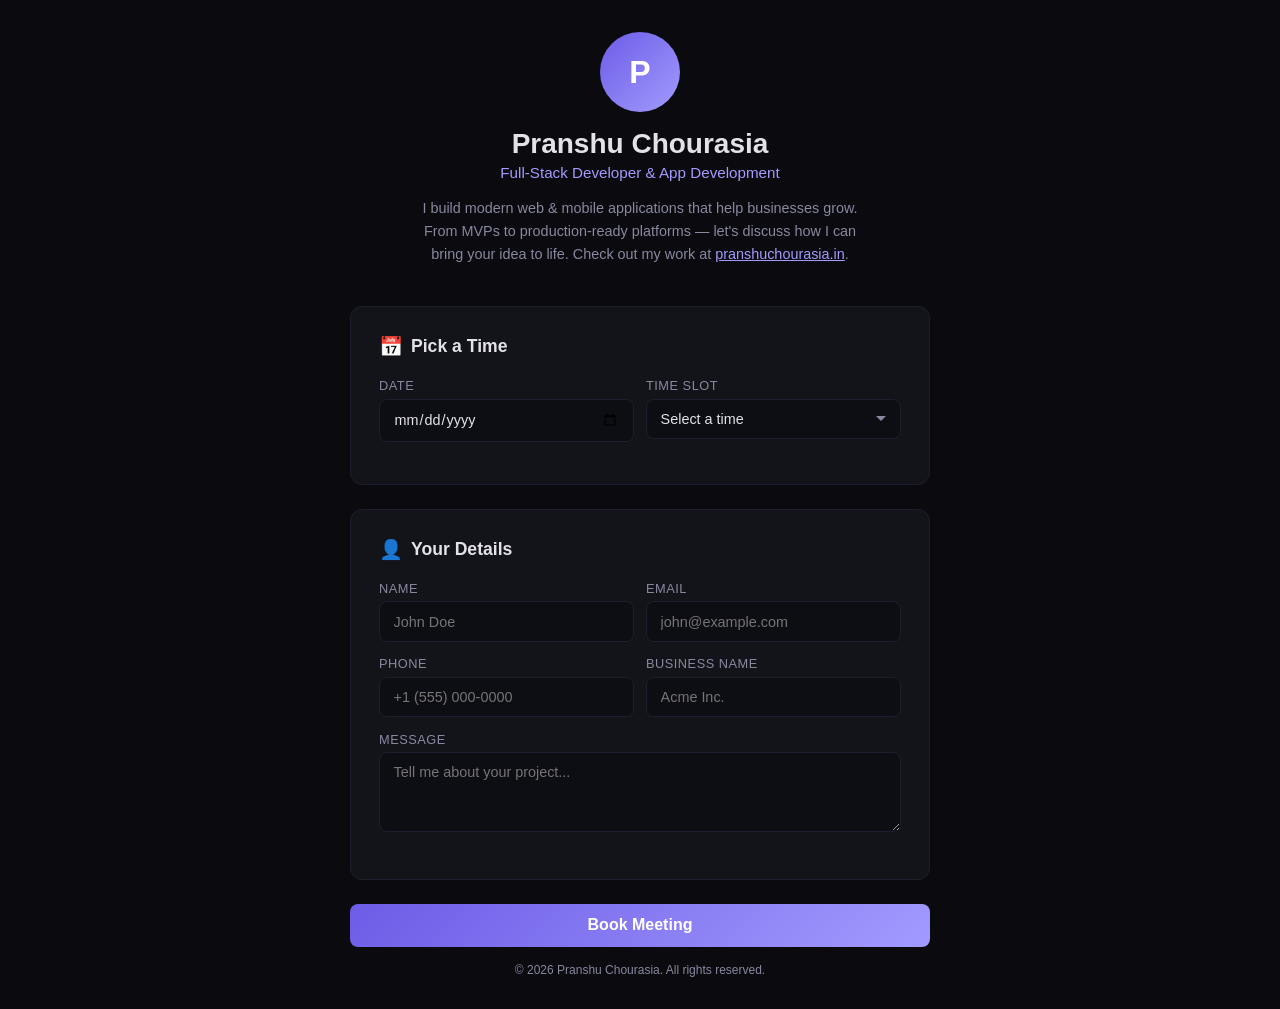
<file: booking-page/index.html>
<!DOCTYPE html>
<html lang="en">
<head>
<meta charset="UTF-8">
<meta name="viewport" content="width=device-width, initial-scale=1.0">
<title>Book a Meeting — Pranshu Chourasia</title>
<style>
*{margin:0;padding:0;box-sizing:border-box}
:root{--bg:#0a0a0f;--card:#13131a;--border:#1e1e2e;--accent:#6c5ce7;--accent2:#a29bfe;--text:#e2e2e8;--muted:#8888a0;--success:#00b894;--radius:12px}
body{font-family:-apple-system,BlinkMacSystemFont,'Segoe UI',Roboto,sans-serif;background:var(--bg);color:var(--text);min-height:100vh;display:flex;flex-direction:column;align-items:center;padding:2rem 1rem}
.container{max-width:580px;width:100%}
.hero{text-align:center;margin-bottom:2.5rem}
.avatar{width:80px;height:80px;border-radius:50%;background:linear-gradient(135deg,var(--accent),var(--accent2));display:flex;align-items:center;justify-content:center;font-size:2rem;font-weight:700;margin:0 auto 1rem;color:#fff}
h1{font-size:1.75rem;font-weight:700;margin-bottom:.25rem}
.title{color:var(--accent2);font-size:.95rem;font-weight:500;margin-bottom:1rem}
.pitch{color:var(--muted);line-height:1.6;font-size:.9rem;max-width:460px;margin:0 auto}
.card{background:var(--card);border:1px solid var(--border);border-radius:var(--radius);padding:1.75rem;margin-bottom:1.5rem}
.card h2{font-size:1.1rem;margin-bottom:1.25rem;display:flex;align-items:center;gap:.5rem}
.card h2 span{font-size:1.2rem}
label{display:block;font-size:.8rem;color:var(--muted);margin-bottom:.35rem;text-transform:uppercase;letter-spacing:.5px}
input,select,textarea{width:100%;padding:.7rem .85rem;background:#0d0d14;border:1px solid var(--border);border-radius:8px;color:var(--text);font-size:.9rem;font-family:inherit;outline:none;transition:border .2s}
input:focus,select:focus,textarea:focus{border-color:var(--accent)}
textarea{resize:vertical;min-height:80px}
select{cursor:pointer;appearance:none;background-image:url("data:image/svg+xml,%3Csvg xmlns='http://www.w3.org/2000/svg' width='12' height='12' fill='%238888a0'%3E%3Cpath d='M6 8L1 3h10z'/%3E%3C/svg%3E");background-repeat:no-repeat;background-position:right .8rem center}
.row{display:grid;grid-template-columns:1fr 1fr;gap:.75rem}
.field{margin-bottom:.9rem}
button{width:100%;padding:.8rem;background:linear-gradient(135deg,var(--accent),var(--accent2));color:#fff;border:none;border-radius:8px;font-size:1rem;font-weight:600;cursor:pointer;transition:opacity .2s}
button:hover{opacity:.9}
.confirmation{display:none;text-align:center;padding:2.5rem 1.5rem}
.confirmation .check{width:64px;height:64px;border-radius:50%;background:var(--success);display:flex;align-items:center;justify-content:center;margin:0 auto 1rem;font-size:1.8rem}
.confirmation h2{margin-bottom:.5rem}
.confirmation p{color:var(--muted);font-size:.9rem}
footer{margin-top:1rem;text-align:center;color:var(--muted);font-size:.75rem}
@media(max-width:500px){.row{grid-template-columns:1fr}h1{font-size:1.4rem}.card{padding:1.25rem}}
</style>
</head>
<body>
<div class="container">
  <div class="hero">
    <div class="avatar">P</div>
    <h1>Pranshu Chourasia</h1>
    <div class="title">Full-Stack Developer &amp; App Development</div>
    <p class="pitch">I build modern web &amp; mobile applications that help businesses grow. From MVPs to production-ready platforms — let's discuss how I can bring your idea to life. Check out my work at <a href="https://pranshuchourasia.in" style="color:var(--accent2)">pranshuchourasia.in</a>.</p>
  </div>

  <form id="bookingForm">
    <div class="card">
      <h2><span>📅</span> Pick a Time</h2>
      <div class="row">
        <div class="field">
          <label for="date">Date</label>
          <input type="date" id="date" required>
        </div>
        <div class="field">
          <label for="time">Time Slot</label>
          <select id="time" required>
            <option value="" disabled selected>Select a time</option>
            <option>9:00 AM</option><option>9:30 AM</option>
            <option>10:00 AM</option><option>10:30 AM</option>
            <option>11:00 AM</option><option>11:30 AM</option>
            <option>12:00 PM</option><option>1:00 PM</option>
            <option>1:30 PM</option><option>2:00 PM</option>
            <option>2:30 PM</option><option>3:00 PM</option>
            <option>3:30 PM</option><option>4:00 PM</option>
            <option>4:30 PM</option><option>5:00 PM</option>
          </select>
        </div>
      </div>
    </div>

    <div class="card">
      <h2><span>👤</span> Your Details</h2>
      <div class="row">
        <div class="field"><label for="name">Name</label><input type="text" id="name" placeholder="John Doe" required></div>
        <div class="field"><label for="email">Email</label><input type="email" id="email" placeholder="john@example.com" required></div>
      </div>
      <div class="row">
        <div class="field"><label for="phone">Phone</label><input type="tel" id="phone" placeholder="+1 (555) 000-0000"></div>
        <div class="field"><label for="business">Business Name</label><input type="text" id="business" placeholder="Acme Inc."></div>
      </div>
      <div class="field"><label for="message">Message</label><textarea id="message" placeholder="Tell me about your project..."></textarea></div>
    </div>

    <button type="submit">Book Meeting</button>
  </form>

  <div class="card confirmation" id="confirmation">
    <div class="check">✓</div>
    <h2>Meeting Requested!</h2>
    <p id="confirmDetails"></p>
    <p style="margin-top:.75rem">I'll confirm your booking shortly via email.</p>
  </div>

  <footer>&copy; 2026 Pranshu Chourasia. All rights reserved.</footer>
</div>

<script>
const form=document.getElementById('bookingForm');
const dateInput=document.getElementById('date');
// Set min date to today
const today=new Date().toISOString().split('T')[0];
dateInput.setAttribute('min',today);

form.addEventListener('submit',e=>{
  e.preventDefault();
  const name=document.getElementById('name').value;
  const date=document.getElementById('date').value;
  const time=document.getElementById('time').value;
  document.getElementById('confirmDetails').textContent=
    `Thanks ${name}! Your meeting is requested for ${new Date(date+'T00:00').toLocaleDateString('en-US',{weekday:'long',month:'long',day:'numeric'})} at ${time}.`;
  form.style.display='none';
  document.getElementById('confirmation').style.display='block';
  window.scrollTo({top:0,behavior:'smooth'});
});
</script>
</body>
</html>
</file>
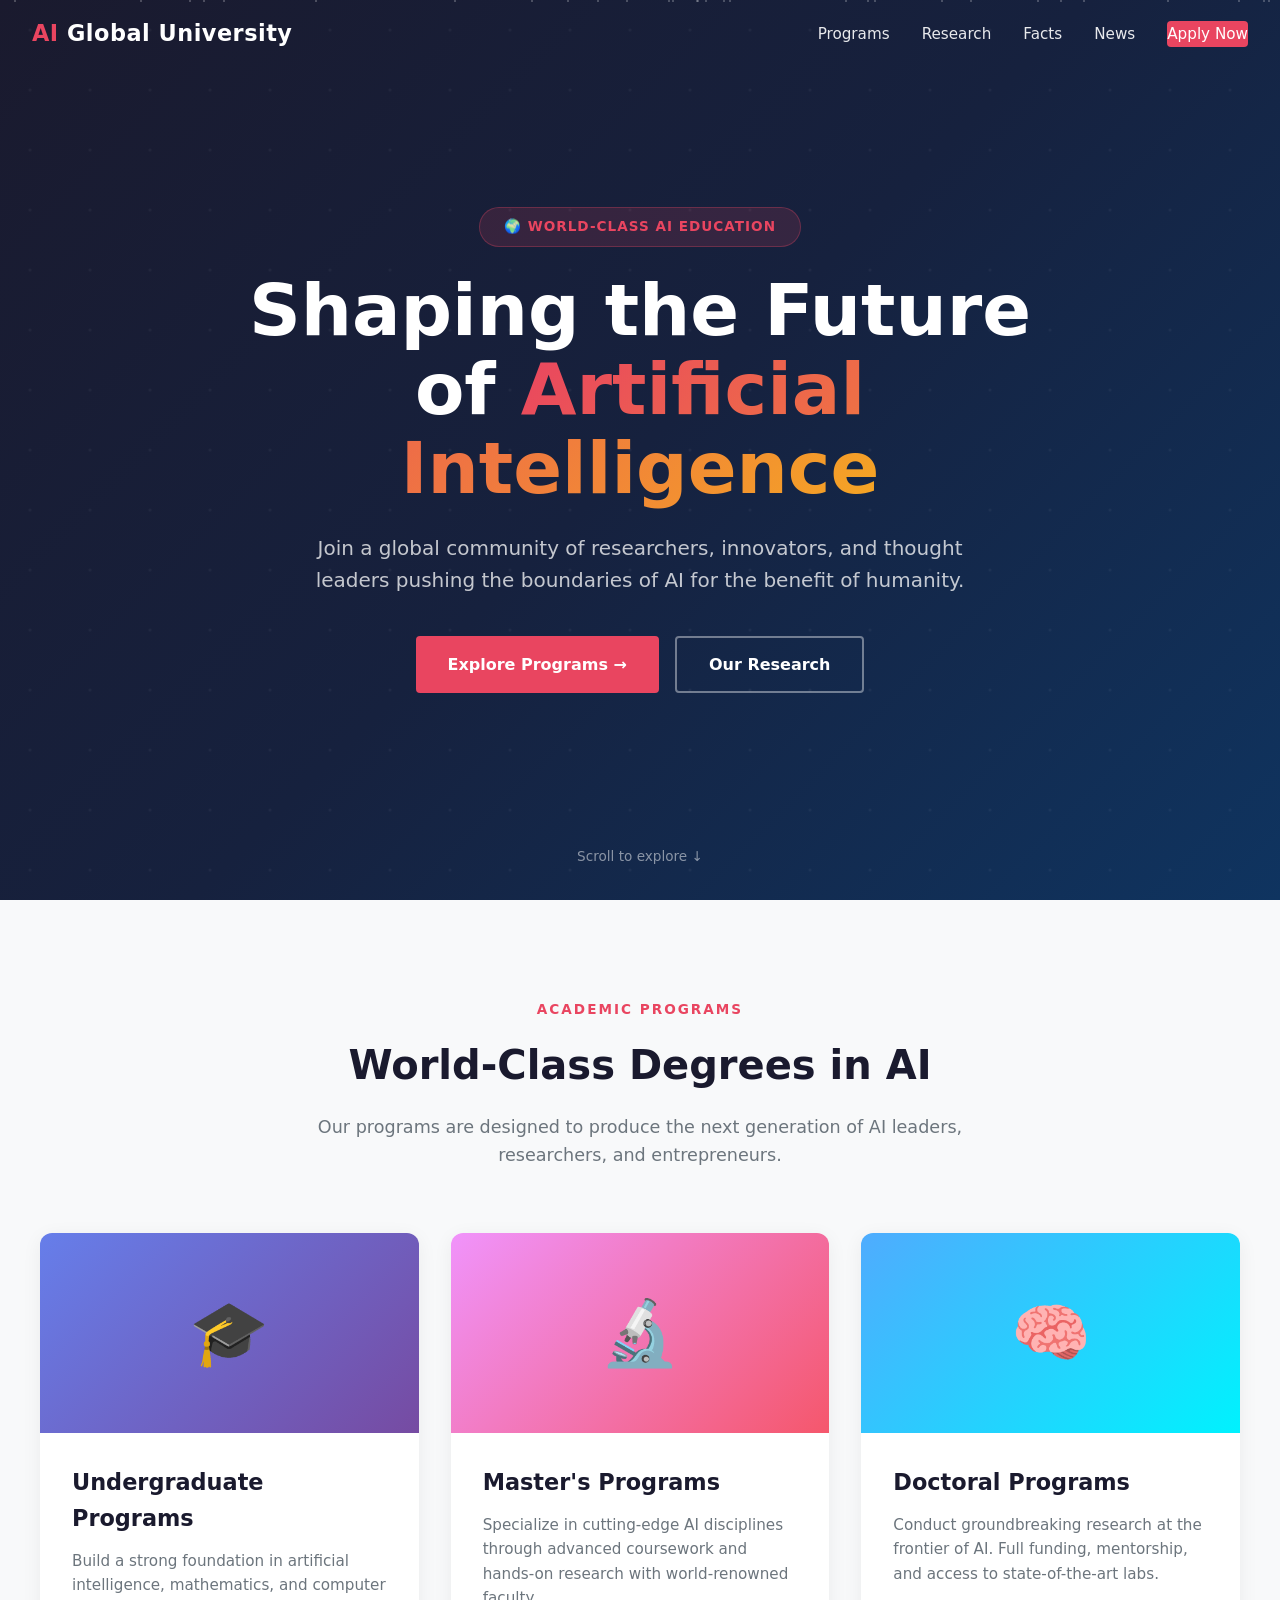
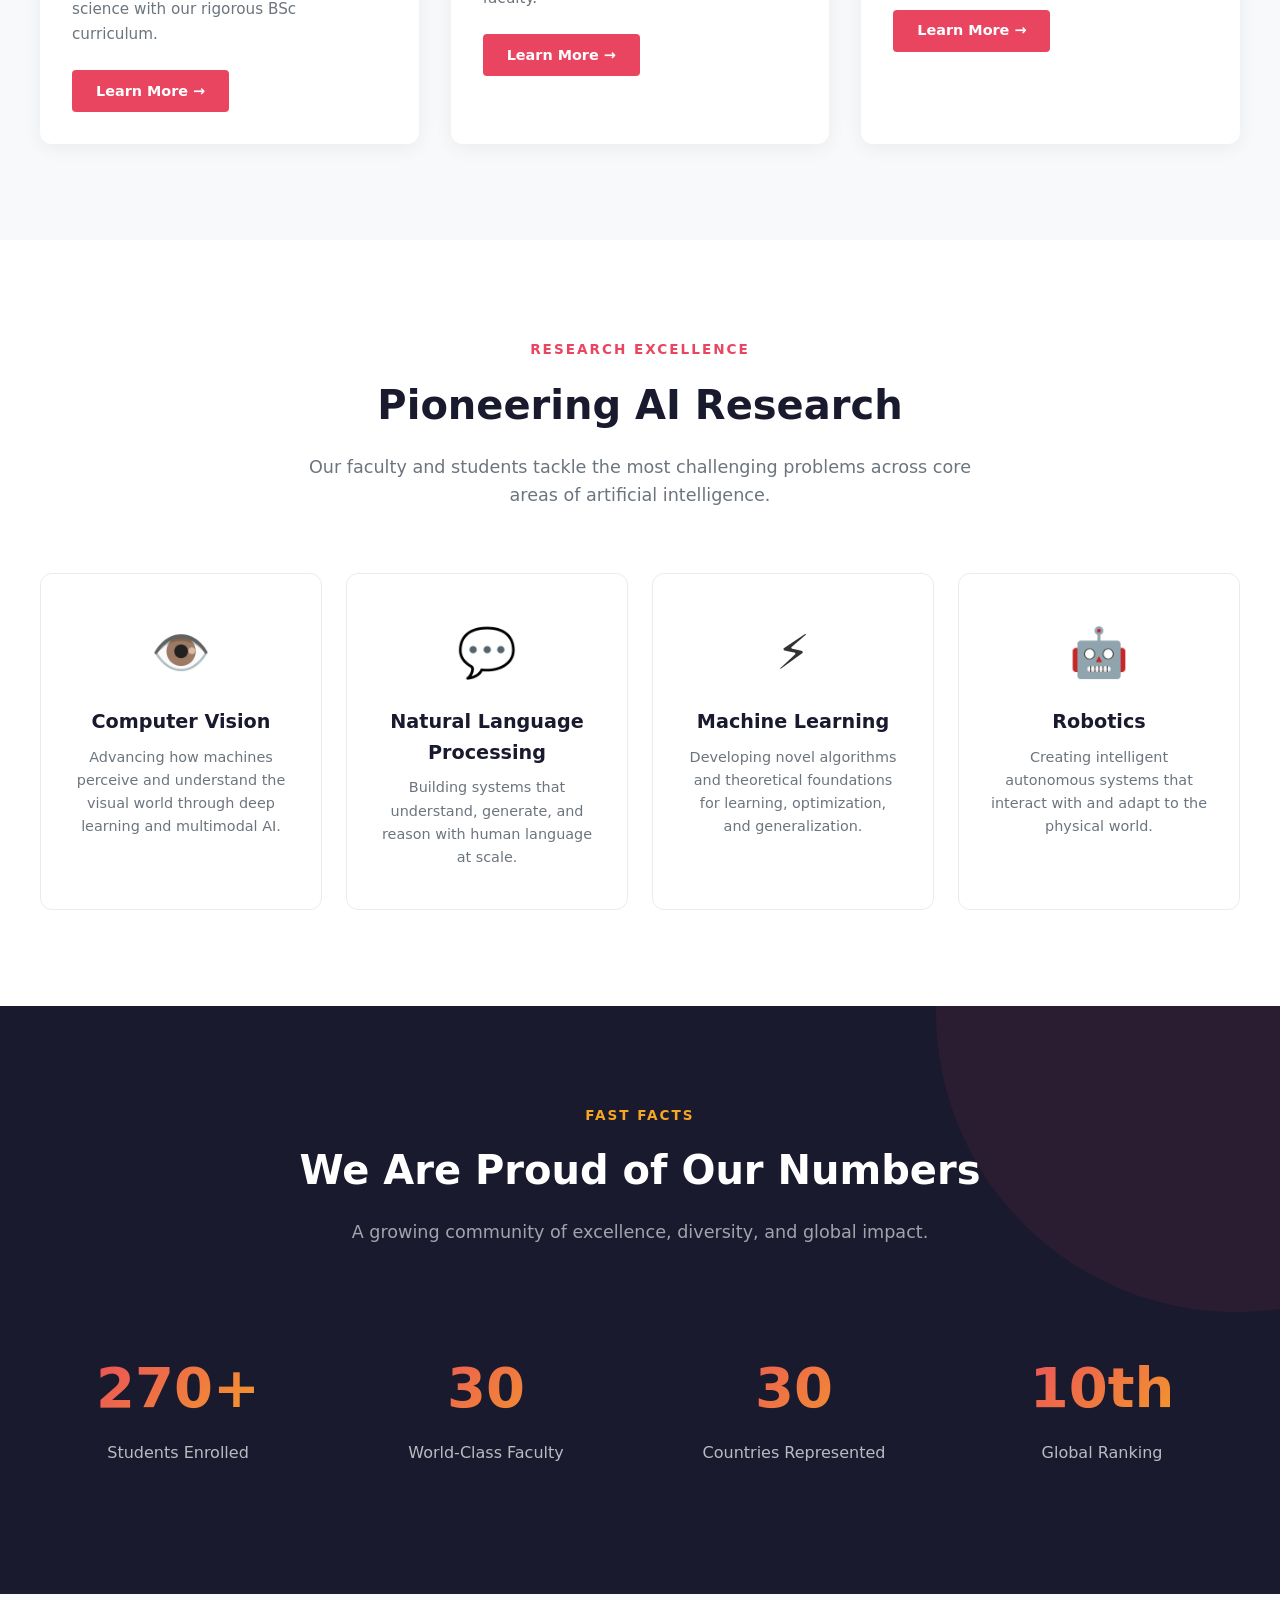
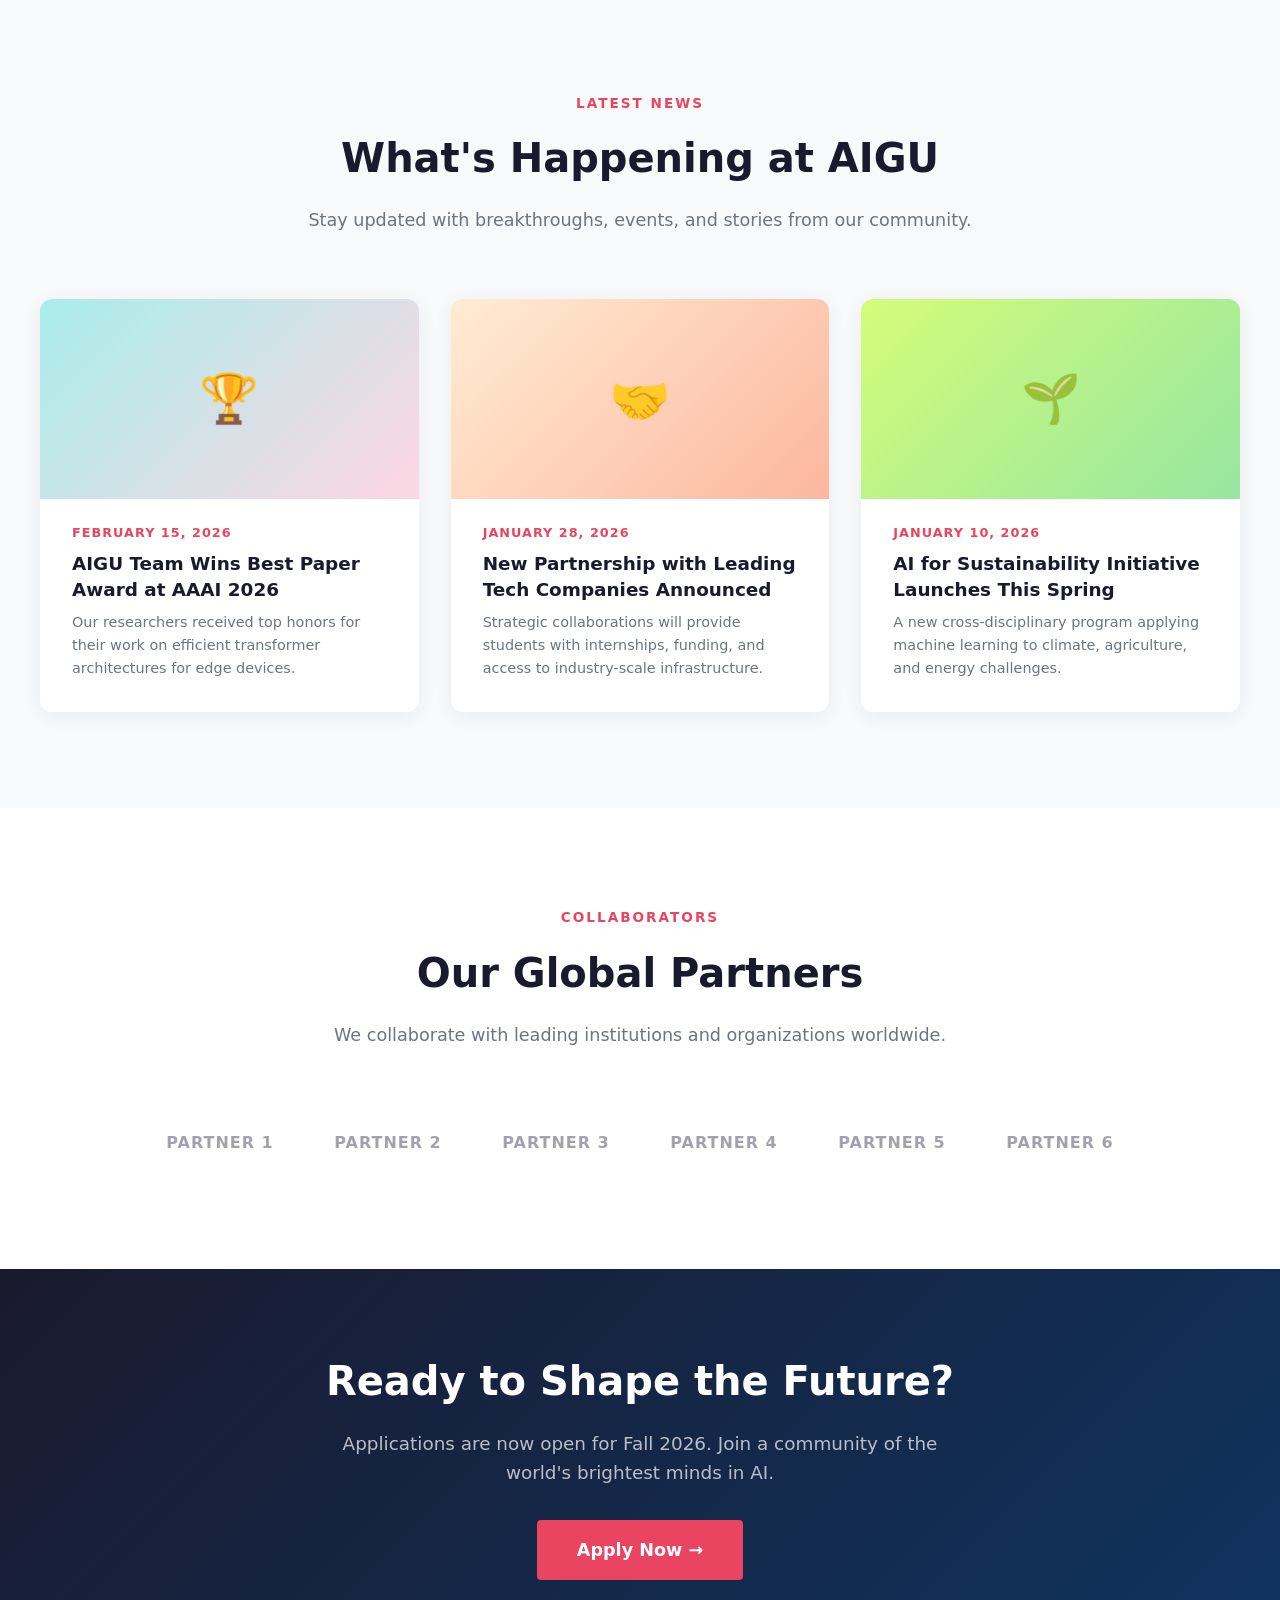
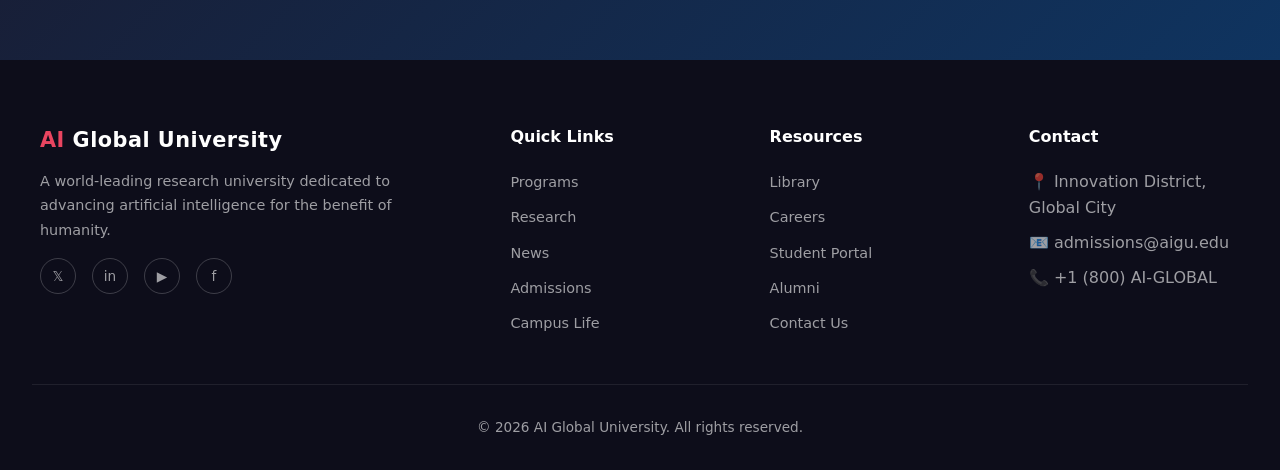
<file: mbzuai-site/index.html>
<!DOCTYPE html>
<html lang="en">
<head>
<meta charset="UTF-8">
<meta name="viewport" content="width=device-width, initial-scale=1.0">
<title>AI Global University — Shaping the Future of AI</title>
<style>
*,*::before,*::after{margin:0;padding:0;box-sizing:border-box}
:root{--navy:#1a1a2e;--accent:#e94560;--gold:#f5a623;--light:#f8f9fa;--gray:#6c757d;--white:#fff;--transition:0.3s ease}
html{scroll-behavior:smooth}
body{font-family:'Segoe UI',system-ui,-apple-system,sans-serif;color:#333;line-height:1.6;overflow-x:hidden}
a{text-decoration:none;color:inherit}
img{max-width:100%}

/* NAV */
.nav{position:fixed;top:0;left:0;width:100%;z-index:1000;padding:1rem 2rem;display:flex;align-items:center;justify-content:space-between;transition:var(--transition);background:transparent}
.nav.scrolled{background:var(--navy);box-shadow:0 2px 20px rgba(0,0,0,.15)}
.nav-logo{font-size:1.4rem;font-weight:700;color:var(--white);letter-spacing:.5px}
.nav-logo span{color:var(--accent)}
.nav-links{display:flex;gap:2rem;list-style:none}
.nav-links a{color:rgba(255,255,255,.9);font-size:.95rem;font-weight:500;position:relative;padding:.25rem 0}
.nav-links a::after{content:'';position:absolute;bottom:0;left:0;width:0;height:2px;background:var(--accent);transition:var(--transition)}
.nav-links a:hover::after{width:100%}
.nav-cta{background:var(--accent);color:var(--white)!important;padding:.6rem 1.5rem;border-radius:4px;font-weight:600}
.nav-cta::after{display:none!important}
.nav-cta:hover{background:#d63050}
.hamburger{display:none;flex-direction:column;gap:5px;cursor:pointer;z-index:1001}
.hamburger span{width:25px;height:2px;background:var(--white);transition:var(--transition)}

/* HERO */
.hero{min-height:100vh;display:flex;align-items:center;justify-content:center;text-align:center;position:relative;background:linear-gradient(135deg,var(--navy) 0%,#16213e 50%,#0f3460 100%);overflow:hidden}
.hero::before{content:'';position:absolute;inset:0;background:url("data:image/svg+xml,%3Csvg width='60' height='60' xmlns='http://www.w3.org/2000/svg'%3E%3Ccircle cx='30' cy='30' r='1.5' fill='rgba(255,255,255,0.05)'/%3E%3C/svg%3E");opacity:.8}
.hero-particles{position:absolute;inset:0;overflow:hidden}
.hero-particles div{position:absolute;width:2px;height:2px;background:rgba(255,255,255,.3);border-radius:50%;animation:float linear infinite}
@keyframes float{0%{transform:translateY(100vh) scale(0);opacity:0}10%{opacity:1}100%{transform:translateY(-10vh) scale(1);opacity:0}}
.hero-content{position:relative;z-index:2;max-width:900px;padding:0 2rem}
.hero-badge{display:inline-block;background:rgba(233,69,96,.15);color:var(--accent);padding:.5rem 1.5rem;border-radius:50px;font-size:.85rem;font-weight:600;letter-spacing:1px;text-transform:uppercase;margin-bottom:1.5rem;border:1px solid rgba(233,69,96,.3)}
.hero h1{font-size:clamp(2.5rem,6vw,4.5rem);color:var(--white);font-weight:800;line-height:1.1;margin-bottom:1.5rem}
.hero h1 em{font-style:normal;background:linear-gradient(135deg,var(--accent),var(--gold));-webkit-background-clip:text;-webkit-text-fill-color:transparent;background-clip:text}
.hero p{font-size:1.25rem;color:rgba(255,255,255,.75);max-width:650px;margin:0 auto 2.5rem}
.hero-btns{display:flex;gap:1rem;justify-content:center;flex-wrap:wrap}
.btn{display:inline-flex;align-items:center;gap:.5rem;padding:.85rem 2rem;border-radius:4px;font-weight:600;font-size:1rem;transition:var(--transition);cursor:pointer;border:none}
.btn-primary{background:var(--accent);color:var(--white)}
.btn-primary:hover{background:#d63050;transform:translateY(-2px)}
.btn-outline{border:2px solid rgba(255,255,255,.4);color:var(--white);background:transparent}
.btn-outline:hover{border-color:var(--white);transform:translateY(-2px)}
.hero-scroll{position:absolute;bottom:2rem;left:50%;transform:translateX(-50%);color:rgba(255,255,255,.5);font-size:.85rem;display:flex;flex-direction:column;align-items:center;gap:.5rem;animation:bounce 2s infinite}
@keyframes bounce{0%,100%{transform:translateX(-50%) translateY(0)}50%{transform:translateX(-50%) translateY(8px)}}

/* SECTIONS */
section{padding:6rem 2rem}
.section-header{text-align:center;max-width:700px;margin:0 auto 4rem}
.section-header h2{font-size:2.5rem;color:var(--navy);margin-bottom:1rem;font-weight:700}
.section-header p{color:var(--gray);font-size:1.1rem}
.section-label{display:inline-block;color:var(--accent);font-weight:600;font-size:.85rem;text-transform:uppercase;letter-spacing:2px;margin-bottom:.75rem}
.container{max-width:1200px;margin:0 auto}

/* PROGRAMS */
.programs{background:var(--light)}
.programs-grid{display:grid;grid-template-columns:repeat(auto-fit,minmax(300px,1fr));gap:2rem}
.program-card{background:var(--white);border-radius:12px;overflow:hidden;box-shadow:0 4px 20px rgba(0,0,0,.06);transition:var(--transition);position:relative}
.program-card:hover{transform:translateY(-8px);box-shadow:0 12px 40px rgba(0,0,0,.12)}
.program-card-top{height:200px;position:relative;display:flex;align-items:center;justify-content:center;font-size:4rem}
.program-card:nth-child(1) .program-card-top{background:linear-gradient(135deg,#667eea,#764ba2)}
.program-card:nth-child(2) .program-card-top{background:linear-gradient(135deg,#f093fb,#f5576c)}
.program-card:nth-child(3) .program-card-top{background:linear-gradient(135deg,#4facfe,#00f2fe)}
.program-card-body{padding:2rem}
.program-card-body h3{font-size:1.4rem;color:var(--navy);margin-bottom:.75rem}
.program-card-body p{color:var(--gray);font-size:.95rem;margin-bottom:1.5rem}
.program-card-body .btn{font-size:.9rem;padding:.6rem 1.5rem}

/* RESEARCH */
.research-grid{display:grid;grid-template-columns:repeat(auto-fit,minmax(250px,1fr));gap:1.5rem}
.research-card{padding:2.5rem 2rem;border-radius:12px;background:var(--white);border:1px solid #e9ecef;text-align:center;transition:var(--transition)}
.research-card:hover{border-color:var(--accent);box-shadow:0 8px 30px rgba(233,69,96,.1);transform:translateY(-4px)}
.research-icon{font-size:3rem;margin-bottom:1rem}
.research-card h3{font-size:1.2rem;color:var(--navy);margin-bottom:.5rem}
.research-card p{color:var(--gray);font-size:.9rem}

/* STATS */
.stats{background:var(--navy);color:var(--white);position:relative;overflow:hidden}
.stats::before{content:'';position:absolute;top:-50%;right:-20%;width:600px;height:600px;border-radius:50%;background:rgba(233,69,96,.08)}
.stats .section-header h2{color:var(--white)}
.stats .section-header p{color:rgba(255,255,255,.6)}
.stats .section-label{color:var(--gold)}
.stats-grid{display:grid;grid-template-columns:repeat(auto-fit,minmax(200px,1fr));gap:2rem;position:relative;z-index:1}
.stat-item{text-align:center;padding:2rem}
.stat-number{font-size:3.5rem;font-weight:800;background:linear-gradient(135deg,var(--accent),var(--gold));-webkit-background-clip:text;-webkit-text-fill-color:transparent;background-clip:text;margin-bottom:.5rem}
.stat-label{font-size:1rem;color:rgba(255,255,255,.7);font-weight:500}

/* NEWS */
.news{background:var(--light)}
.news-grid{display:grid;grid-template-columns:repeat(auto-fit,minmax(320px,1fr));gap:2rem}
.news-card{background:var(--white);border-radius:12px;overflow:hidden;box-shadow:0 4px 20px rgba(0,0,0,.06);transition:var(--transition)}
.news-card:hover{transform:translateY(-6px);box-shadow:0 12px 40px rgba(0,0,0,.1)}
.news-img{height:200px;position:relative;display:flex;align-items:center;justify-content:center;font-size:3rem}
.news-card:nth-child(1) .news-img{background:linear-gradient(135deg,#a8edea,#fed6e3)}
.news-card:nth-child(2) .news-img{background:linear-gradient(135deg,#ffecd2,#fcb69f)}
.news-card:nth-child(3) .news-img{background:linear-gradient(135deg,#d4fc79,#96e6a1)}
.news-body{padding:1.5rem 2rem 2rem}
.news-date{font-size:.8rem;color:var(--accent);font-weight:600;text-transform:uppercase;letter-spacing:1px}
.news-body h3{font-size:1.15rem;color:var(--navy);margin:.5rem 0;line-height:1.4}
.news-body p{color:var(--gray);font-size:.9rem}

/* PARTNERS */
.partners-logos{display:flex;flex-wrap:wrap;justify-content:center;align-items:center;gap:3rem}
.partner{width:120px;height:60px;display:flex;align-items:center;justify-content:center;opacity:.4;transition:var(--transition);font-size:1rem;font-weight:700;color:var(--navy);letter-spacing:1px}
.partner:hover{opacity:1}

/* CTA */
.cta-section{background:linear-gradient(135deg,var(--navy),#0f3460);text-align:center;padding:5rem 2rem}
.cta-section h2{color:var(--white);font-size:2.5rem;margin-bottom:1rem}
.cta-section p{color:rgba(255,255,255,.7);font-size:1.15rem;max-width:600px;margin:0 auto 2rem}

/* FOOTER */
.footer{background:#0d0d1a;color:rgba(255,255,255,.6);padding:4rem 2rem 2rem}
.footer-grid{display:grid;grid-template-columns:2fr 1fr 1fr 1fr;gap:3rem;max-width:1200px;margin:0 auto}
.footer h4{color:var(--white);font-size:1rem;margin-bottom:1.25rem;font-weight:600}
.footer-about p{font-size:.9rem;line-height:1.7;margin-top:.75rem}
.footer-links{list-style:none;display:flex;flex-direction:column;gap:.6rem}
.footer-links a{font-size:.9rem;transition:var(--transition)}
.footer-links a:hover{color:var(--accent)}
.footer-social{display:flex;gap:1rem;margin-top:1rem}
.footer-social a{width:36px;height:36px;border-radius:50%;border:1px solid rgba(255,255,255,.2);display:flex;align-items:center;justify-content:center;font-size:.85rem;transition:var(--transition)}
.footer-social a:hover{background:var(--accent);border-color:var(--accent);color:var(--white)}
.footer-bottom{text-align:center;border-top:1px solid rgba(255,255,255,.08);padding-top:2rem;margin-top:3rem;font-size:.85rem}

/* ANIMATIONS */
.reveal{opacity:0;transform:translateY(30px);transition:opacity .6s ease,transform .6s ease}
.reveal.visible{opacity:1;transform:translateY(0)}

/* RESPONSIVE */
@media(max-width:768px){
.nav-links{display:none;position:fixed;top:0;left:0;width:100%;height:100vh;background:var(--navy);flex-direction:column;align-items:center;justify-content:center;gap:2rem}
.nav-links.open{display:flex}
.hamburger{display:flex}
.footer-grid{grid-template-columns:1fr 1fr}
.hero h1{font-size:2.2rem}
.stat-number{font-size:2.5rem}
.section-header h2{font-size:2rem}
}
@media(max-width:480px){.footer-grid{grid-template-columns:1fr}.programs-grid,.news-grid{grid-template-columns:1fr}}
</style>
</head>
<body>

<!-- NAV -->
<nav class="nav" id="nav">
  <a href="#" class="nav-logo"><span>AI</span> Global University</a>
  <ul class="nav-links" id="navLinks">
    <li><a href="#programs">Programs</a></li>
    <li><a href="#research">Research</a></li>
    <li><a href="#stats">Facts</a></li>
    <li><a href="#news">News</a></li>
    <li><a href="#apply" class="nav-cta">Apply Now</a></li>
  </ul>
  <div class="hamburger" id="hamburger" onclick="document.getElementById('navLinks').classList.toggle('open')">
    <span></span><span></span><span></span>
  </div>
</nav>

<!-- HERO -->
<section class="hero">
  <div class="hero-particles" id="particles"></div>
  <div class="hero-content">
    <div class="hero-badge">🌍 World-Class AI Education</div>
    <h1>Shaping the Future of <em>Artificial Intelligence</em></h1>
    <p>Join a global community of researchers, innovators, and thought leaders pushing the boundaries of AI for the benefit of humanity.</p>
    <div class="hero-btns">
      <a href="#programs" class="btn btn-primary">Explore Programs →</a>
      <a href="#research" class="btn btn-outline">Our Research</a>
    </div>
  </div>
  <div class="hero-scroll">Scroll to explore ↓</div>
</section>

<!-- PROGRAMS -->
<section class="programs" id="programs">
  <div class="container">
    <div class="section-header reveal">
      <div class="section-label">Academic Programs</div>
      <h2>World-Class Degrees in AI</h2>
      <p>Our programs are designed to produce the next generation of AI leaders, researchers, and entrepreneurs.</p>
    </div>
    <div class="programs-grid">
      <div class="program-card reveal">
        <div class="program-card-top">🎓</div>
        <div class="program-card-body">
          <h3>Undergraduate Programs</h3>
          <p>Build a strong foundation in artificial intelligence, mathematics, and computer science with our rigorous BSc curriculum.</p>
          <a href="#" class="btn btn-primary">Learn More →</a>
        </div>
      </div>
      <div class="program-card reveal">
        <div class="program-card-top">🔬</div>
        <div class="program-card-body">
          <h3>Master's Programs</h3>
          <p>Specialize in cutting-edge AI disciplines through advanced coursework and hands-on research with world-renowned faculty.</p>
          <a href="#" class="btn btn-primary">Learn More →</a>
        </div>
      </div>
      <div class="program-card reveal">
        <div class="program-card-top">🧠</div>
        <div class="program-card-body">
          <h3>Doctoral Programs</h3>
          <p>Conduct groundbreaking research at the frontier of AI. Full funding, mentorship, and access to state-of-the-art labs.</p>
          <a href="#" class="btn btn-primary">Learn More →</a>
        </div>
      </div>
    </div>
  </div>
</section>

<!-- RESEARCH -->
<section id="research">
  <div class="container">
    <div class="section-header reveal">
      <div class="section-label">Research Excellence</div>
      <h2>Pioneering AI Research</h2>
      <p>Our faculty and students tackle the most challenging problems across core areas of artificial intelligence.</p>
    </div>
    <div class="research-grid">
      <div class="research-card reveal">
        <div class="research-icon">👁️</div>
        <h3>Computer Vision</h3>
        <p>Advancing how machines perceive and understand the visual world through deep learning and multimodal AI.</p>
      </div>
      <div class="research-card reveal">
        <div class="research-icon">💬</div>
        <h3>Natural Language Processing</h3>
        <p>Building systems that understand, generate, and reason with human language at scale.</p>
      </div>
      <div class="research-card reveal">
        <div class="research-icon">⚡</div>
        <h3>Machine Learning</h3>
        <p>Developing novel algorithms and theoretical foundations for learning, optimization, and generalization.</p>
      </div>
      <div class="research-card reveal">
        <div class="research-icon">🤖</div>
        <h3>Robotics</h3>
        <p>Creating intelligent autonomous systems that interact with and adapt to the physical world.</p>
      </div>
    </div>
  </div>
</section>

<!-- STATS -->
<section class="stats" id="stats">
  <div class="container">
    <div class="section-header reveal">
      <div class="section-label">Fast Facts</div>
      <h2>We Are Proud of Our Numbers</h2>
      <p>A growing community of excellence, diversity, and global impact.</p>
    </div>
    <div class="stats-grid">
      <div class="stat-item reveal"><div class="stat-number" data-target="500">0</div><div class="stat-label">Students Enrolled</div></div>
      <div class="stat-item reveal"><div class="stat-number" data-target="50">0</div><div class="stat-label">World-Class Faculty</div></div>
      <div class="stat-item reveal"><div class="stat-number" data-target="30">0</div><div class="stat-label">Countries Represented</div></div>
      <div class="stat-item reveal"><div class="stat-number" data-target="10">0</div><div class="stat-label">Global Ranking</div></div>
    </div>
  </div>
</section>

<!-- NEWS -->
<section class="news" id="news">
  <div class="container">
    <div class="section-header reveal">
      <div class="section-label">Latest News</div>
      <h2>What's Happening at AIGU</h2>
      <p>Stay updated with breakthroughs, events, and stories from our community.</p>
    </div>
    <div class="news-grid">
      <div class="news-card reveal">
        <div class="news-img">🏆</div>
        <div class="news-body">
          <div class="news-date">February 15, 2026</div>
          <h3>AIGU Team Wins Best Paper Award at AAAI 2026</h3>
          <p>Our researchers received top honors for their work on efficient transformer architectures for edge devices.</p>
        </div>
      </div>
      <div class="news-card reveal">
        <div class="news-img">🤝</div>
        <div class="news-body">
          <div class="news-date">January 28, 2026</div>
          <h3>New Partnership with Leading Tech Companies Announced</h3>
          <p>Strategic collaborations will provide students with internships, funding, and access to industry-scale infrastructure.</p>
        </div>
      </div>
      <div class="news-card reveal">
        <div class="news-img">🌱</div>
        <div class="news-body">
          <div class="news-date">January 10, 2026</div>
          <h3>AI for Sustainability Initiative Launches This Spring</h3>
          <p>A new cross-disciplinary program applying machine learning to climate, agriculture, and energy challenges.</p>
        </div>
      </div>
    </div>
  </div>
</section>

<!-- PARTNERS -->
<section id="partners">
  <div class="container">
    <div class="section-header reveal">
      <div class="section-label">Collaborators</div>
      <h2>Our Global Partners</h2>
      <p>We collaborate with leading institutions and organizations worldwide.</p>
    </div>
    <div class="partners-logos reveal">
      <div class="partner">PARTNER 1</div>
      <div class="partner">PARTNER 2</div>
      <div class="partner">PARTNER 3</div>
      <div class="partner">PARTNER 4</div>
      <div class="partner">PARTNER 5</div>
      <div class="partner">PARTNER 6</div>
    </div>
  </div>
</section>

<!-- CTA -->
<section class="cta-section" id="apply">
  <h2>Ready to Shape the Future?</h2>
  <p>Applications are now open for Fall 2026. Join a community of the world's brightest minds in AI.</p>
  <a href="#" class="btn btn-primary" style="font-size:1.1rem;padding:1rem 2.5rem">Apply Now →</a>
</section>

<!-- FOOTER -->
<footer class="footer">
  <div class="footer-grid">
    <div class="footer-about">
      <a href="#" class="nav-logo" style="font-size:1.3rem"><span style="color:var(--accent)">AI</span> Global University</a>
      <p>A world-leading research university dedicated to advancing artificial intelligence for the benefit of humanity.</p>
      <div class="footer-social">
        <a href="#">𝕏</a><a href="#">in</a><a href="#">▶</a><a href="#">f</a>
      </div>
    </div>
    <div>
      <h4>Quick Links</h4>
      <ul class="footer-links">
        <li><a href="#programs">Programs</a></li>
        <li><a href="#research">Research</a></li>
        <li><a href="#news">News</a></li>
        <li><a href="#">Admissions</a></li>
        <li><a href="#">Campus Life</a></li>
      </ul>
    </div>
    <div>
      <h4>Resources</h4>
      <ul class="footer-links">
        <li><a href="#">Library</a></li>
        <li><a href="#">Careers</a></li>
        <li><a href="#">Student Portal</a></li>
        <li><a href="#">Alumni</a></li>
        <li><a href="#">Contact Us</a></li>
      </ul>
    </div>
    <div>
      <h4>Contact</h4>
      <ul class="footer-links">
        <li>📍 Innovation District, Global City</li>
        <li>📧 admissions@aigu.edu</li>
        <li>📞 +1 (800) AI-GLOBAL</li>
      </ul>
    </div>
  </div>
  <div class="footer-bottom">© 2026 AI Global University. All rights reserved.</div>
</footer>

<script>
// Nav scroll
window.addEventListener('scroll',()=>{document.getElementById('nav').classList.toggle('scrolled',window.scrollY>50)});

// Particles
(()=>{const c=document.getElementById('particles');for(let i=0;i<30;i++){const d=document.createElement('div');d.style.left=Math.random()*100+'%';d.style.animationDuration=(8+Math.random()*12)+'s';d.style.animationDelay=Math.random()*10+'s';c.appendChild(d)}})();

// Reveal on scroll
const obs=new IntersectionObserver((entries)=>{entries.forEach(e=>{if(e.isIntersecting){e.target.classList.add('visible');obs.unobserve(e.target)}})},{threshold:.15});
document.querySelectorAll('.reveal').forEach(el=>obs.observe(el));

// Counter animation
const cObs=new IntersectionObserver((entries)=>{entries.forEach(e=>{if(e.isIntersecting){const el=e.target,target=+el.dataset.target,suffix=target>=100?'+':target<=10?'th':'';let current=0;const step=Math.ceil(target/60);const timer=setInterval(()=>{current+=step;if(current>=target){current=target;clearInterval(timer)}el.textContent=current+suffix},25);cObs.unobserve(el)}})},{threshold:.5});
document.querySelectorAll('[data-target]').forEach(el=>cObs.observe(el));
</script>
</body>
</html>
</file>
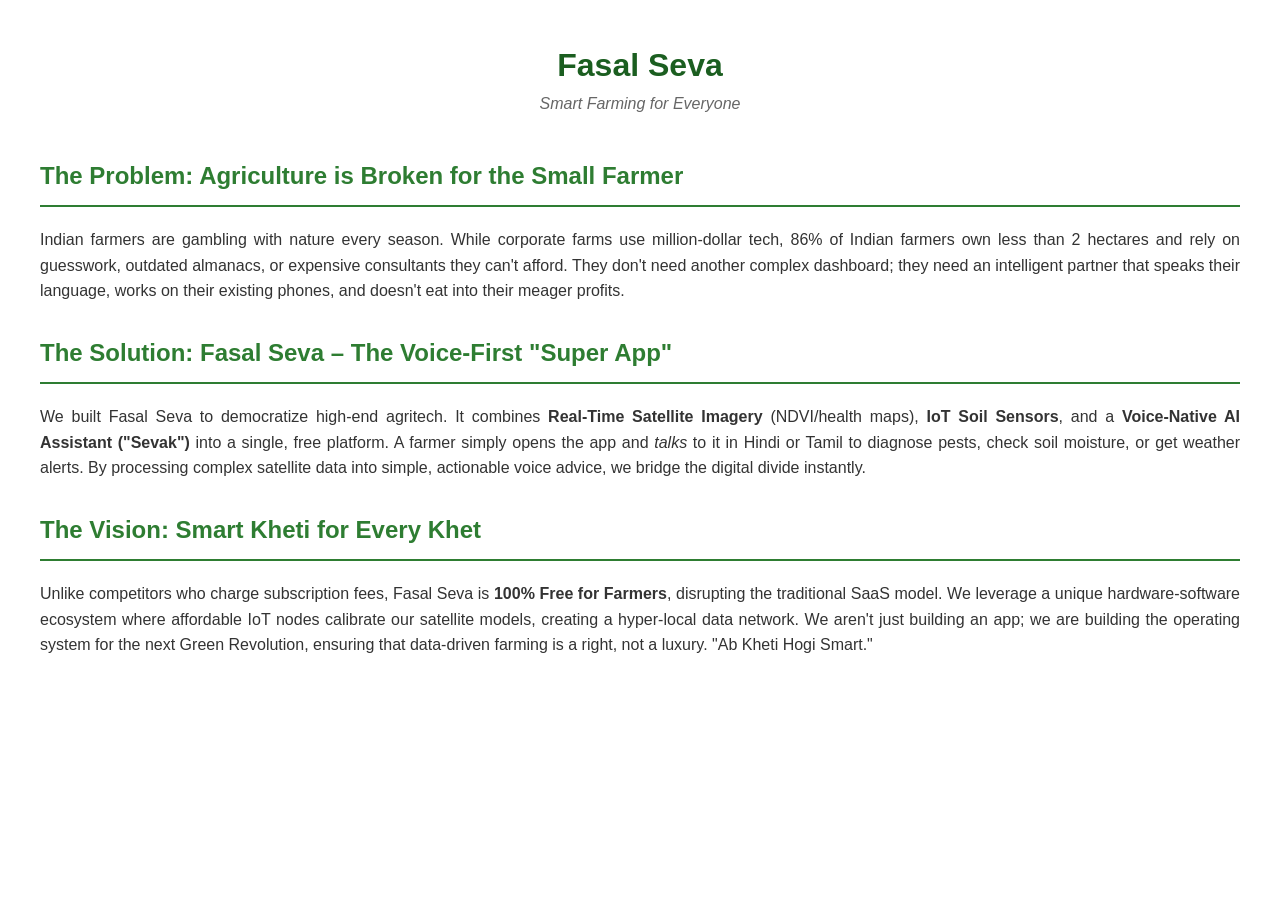
<file: fasal_seva_pitch.html>
<!DOCTYPE html>
<html>
<head>
<style>
  body { font-family: sans-serif; margin: 40px; line-height: 1.6; color: #333; }
  h2 { color: #2E7D32; border-bottom: 2px solid #2E7D32; padding-bottom: 10px; margin-top: 30px; }
  p { margin-bottom: 15px; text-align: justify; }
  .header { text-align: center; margin-bottom: 40px; }
  .header h1 { margin: 0; color: #1B5E20; }
  .header div { color: #666; font-style: italic; }
</style>
</head>
<body>

<div class="header">
  <h1>Fasal Seva</h1>
  <div>Smart Farming for Everyone</div>
</div>

<h2>The Problem: Agriculture is Broken for the Small Farmer</h2>
<p>Indian farmers are gambling with nature every season. While corporate farms use million-dollar tech, 86% of Indian farmers own less than 2 hectares and rely on guesswork, outdated almanacs, or expensive consultants they can't afford. They don't need another complex dashboard; they need an intelligent partner that speaks their language, works on their existing phones, and doesn't eat into their meager profits.</p>

<h2>The Solution: Fasal Seva – The Voice-First "Super App"</h2>
<p>We built Fasal Seva to democratize high-end agritech. It combines <strong>Real-Time Satellite Imagery</strong> (NDVI/health maps), <strong>IoT Soil Sensors</strong>, and a <strong>Voice-Native AI Assistant ("Sevak")</strong> into a single, free platform. A farmer simply opens the app and <em>talks</em> to it in Hindi or Tamil to diagnose pests, check soil moisture, or get weather alerts. By processing complex satellite data into simple, actionable voice advice, we bridge the digital divide instantly.</p>

<h2>The Vision: Smart Kheti for Every Khet</h2>
<p>Unlike competitors who charge subscription fees, Fasal Seva is <strong>100% Free for Farmers</strong>, disrupting the traditional SaaS model. We leverage a unique hardware-software ecosystem where affordable IoT nodes calibrate our satellite models, creating a hyper-local data network. We aren't just building an app; we are building the operating system for the next Green Revolution, ensuring that data-driven farming is a right, not a luxury. "Ab Kheti Hogi Smart."</p>

</body>
</html>
</file>
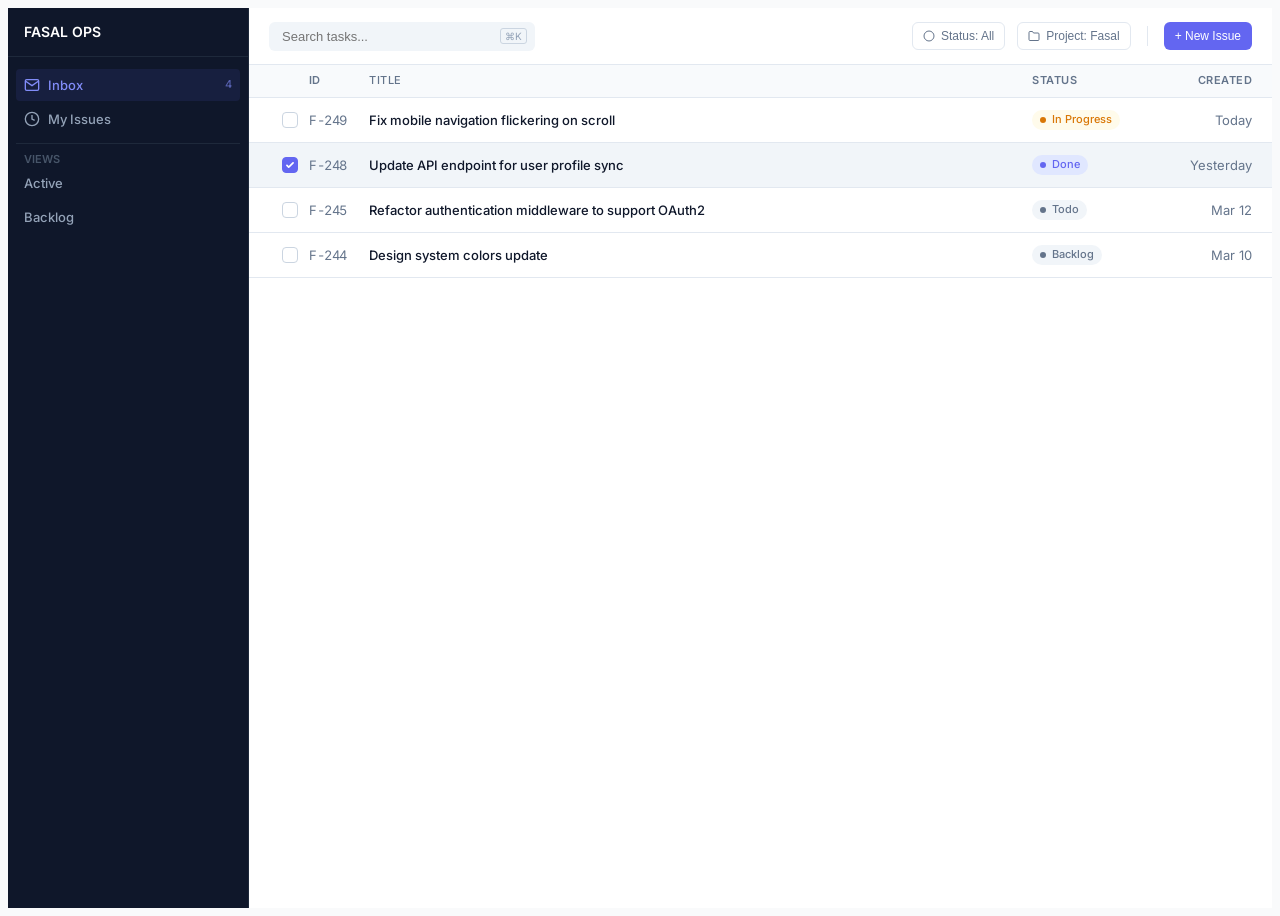
<file: linear-layout.html>
<!-- 
  BOLT IMPLEMENTATION GUIDE: "Linear-Style" SaaS UI
  Structure: Sidebar + Main Content Area
-->
<!DOCTYPE html>
<html lang="en">
<head>
  <meta charset="UTF-8">
  <meta name="viewport" content="width=device-width, initial-scale=1.0">
  <title>Task Engine</title>
  <link rel="stylesheet" href="linear-theme.css">
  <!-- Preload Inter Font -->
  <link rel="preconnect" href="https://fonts.googleapis.com">
  <link href="https://fonts.googleapis.com/css2?family=Inter:wght@400;500;600&display=swap" rel="stylesheet">
</head>
<body>

  <!-- Sidebar (Desktop Only) -->
  <aside class="sidebar">
    <div class="logo">
      <span>FASAL OPS</span>
    </div>
    
    <nav>
      <!-- Active State Example -->
      <a href="#" class="active">
        <svg width="16" height="16" viewBox="0 0 24 24" fill="none" stroke="currentColor" stroke-width="2" style="margin-right:8px"><path d="M4 4h16c1.1 0 2 .9 2 2v12c0 1.1-.9 2-2 2H4c-1.1 0-2-.9-2-2V6c0-1.1.9-2 2-2z"></path><polyline points="22,6 12,13 2,6"></polyline></svg>
        Inbox
        <span style="margin-left:auto; font-size:11px; opacity:0.6">4</span>
      </a>
      
      <a href="#">
        <svg width="16" height="16" viewBox="0 0 24 24" fill="none" stroke="currentColor" stroke-width="2" style="margin-right:8px"><circle cx="12" cy="12" r="10"></circle><polyline points="12 6 12 12 16 14"></polyline></svg>
        My Issues
      </a>
      
      <div style="height:1px; background:#1e293b; margin: 8px 0;"></div>
      
      <div style="padding: 0 8px; font-size: 11px; font-weight: 600; color: #475569; margin-top:8px; text-transform:uppercase;">Views</div>
      <a href="#">Active</a>
      <a href="#">Backlog</a>
    </nav>
  </aside>

  <!-- Main App Shell -->
  <main class="app-shell">
    
    <!-- Toolbar -->
    <header class="toolbar">
      <!-- Search -->
      <div style="position:relative">
        <input type="text" class="search-input" placeholder="Search tasks...">
        <span style="position:absolute; right:8px; top:6px; font-size:10px; color:#94a3b8; border:1px solid #cbd5e1; border-radius:3px; padding:0 4px;">⌘K</span>
      </div>

      <div style="flex:1"></div>

      <!-- Filters (Dropdowns) -->
      <button class="filter-btn">
        <svg width="12" height="12" viewBox="0 0 24 24" fill="none" stroke="currentColor" stroke-width="2"><circle cx="12" cy="12" r="10"></circle></svg>
        Status: All
      </button>
      
      <button class="filter-btn">
        <svg width="12" height="12" viewBox="0 0 24 24" fill="none" stroke="currentColor" stroke-width="2"><path d="M22 19a2 2 0 0 1-2 2H4a2 2 0 0 1-2-2V5a2 2 0 0 1 2-2h5l2 3h9a2 2 0 0 1 2 2z"></path></svg>
        Project: Fasal
      </button>
      
      <div style="width:1px; height:20px; background:#e2e8f0; margin:0 4px;"></div>

      <button class="filter-btn" style="background:#6366f1; color:white; border-color:transparent">
        + New Issue
      </button>
    </header>

    <!-- Task List (Table View) -->
    <div class="task-list">
      
      <!-- List Header (Optional, good for sorting) -->
      <div class="task-row" style="height:32px; background:#f8fafc; font-size:11px; color:#64748b; font-weight:600; text-transform:uppercase; letter-spacing:0.5px;">
        <div class="col-check"></div>
        <div class="col-id">ID</div>
        <div class="col-title">Title</div>
        <div class="col-status">Status</div>
        <div class="col-date">Created</div>
      </div>

      <!-- Item 1 -->
      <div class="task-row">
        <div class="col-check"><input type="checkbox"></div>
        <div class="col-id">F-249</div>
        <div class="col-title">Fix mobile navigation flickering on scroll</div>
        <div class="col-status"><span class="badge badge-progress">In Progress</span></div>
        <div class="col-date">Today</div>
      </div>

      <!-- Item 2 (Selected state) -->
      <div class="task-row selected">
        <div class="col-check"><input type="checkbox" checked></div>
        <div class="col-id">F-248</div>
        <div class="col-title">Update API endpoint for user profile sync</div>
        <div class="col-status"><span class="badge badge-done">Done</span></div>
        <div class="col-date">Yesterday</div>
      </div>

      <!-- Item 3 -->
      <div class="task-row">
        <div class="col-check"><input type="checkbox"></div>
        <div class="col-id">F-245</div>
        <div class="col-title">Refactor authentication middleware to support OAuth2</div>
        <div class="col-status"><span class="badge badge-todo">Todo</span></div>
        <div class="col-date">Mar 12</div>
      </div>
      
      <!-- More items to fill space -->
      <div class="task-row">
        <div class="col-check"><input type="checkbox"></div>
        <div class="col-id">F-244</div>
        <div class="col-title">Design system colors update</div>
        <div class="col-status"><span class="badge badge-todo">Backlog</span></div>
        <div class="col-date">Mar 10</div>
      </div>

    </div>
  </main>

  <!-- Mobile Nav (Visible only on small screens via CSS) -->
  <nav class="mobile-nav" style="display:none;"> <!-- Hidden by default, shown by media query -->
    <a href="#" style="color:#6366f1; display:flex; flex-direction:column; align-items:center; font-size:10px; gap:4px;">
      <svg width="20" height="20" viewBox="0 0 24 24" fill="none" stroke="currentColor" stroke-width="2"><path d="M3 9l9-7 9 7v11a2 2 0 0 1-2 2H5a2 2 0 0 1-2-2z"></path></svg>
      Home
    </a>
    <a href="#" style="color:#64748b; display:flex; flex-direction:column; align-items:center; font-size:10px; gap:4px;">
      <svg width="20" height="20" viewBox="0 0 24 24" fill="none" stroke="currentColor" stroke-width="2"><circle cx="12" cy="12" r="10"></circle><polyline points="12 6 12 12 16 14"></polyline></svg>
      My Tasks
    </a>
    <a href="#" style="color:#64748b; display:flex; flex-direction:column; align-items:center; font-size:10px; gap:4px;">
      <svg width="20" height="20" viewBox="0 0 24 24" fill="none" stroke="currentColor" stroke-width="2"><line x1="12" y1="5" x2="12" y2="19"></line><line x1="5" y1="12" x2="19" y2="12"></line></svg>
      Create
    </a>
  </nav>

  <!-- Script to handle mobile nav visibility for demo purposes -->
  <style>
    @media (max-width: 768px) {
      .mobile-nav { display: flex !important; }
    }
  </style>

</body>
</html>
</file>
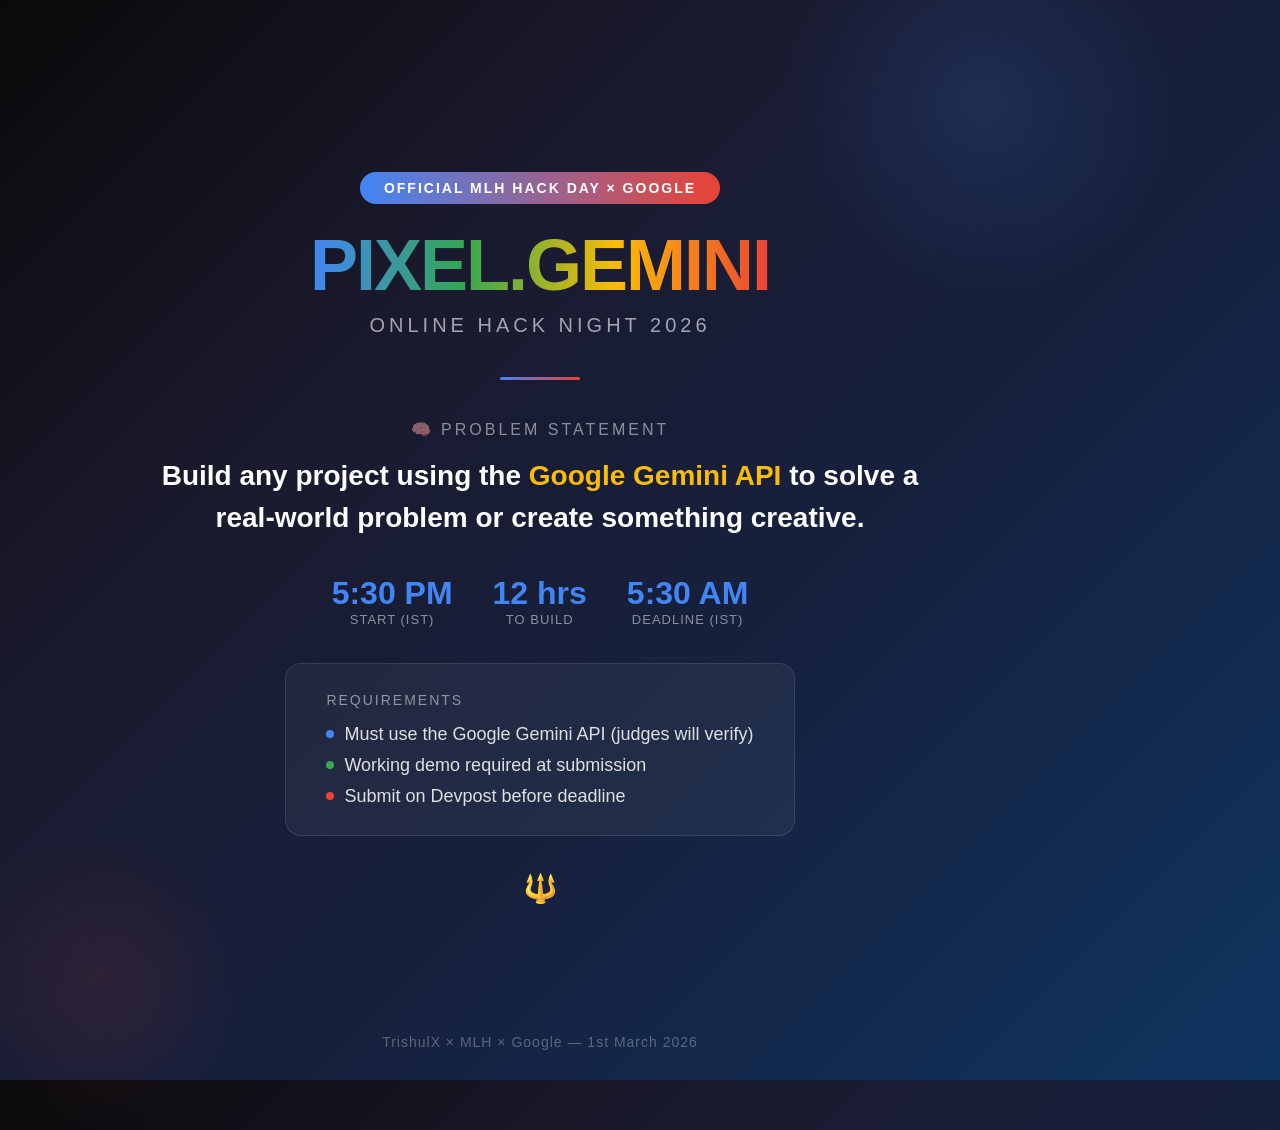
<file: poster.html>
<!DOCTYPE html>
<html>
<head>
<meta charset="utf-8">
<style>
  * { margin: 0; padding: 0; box-sizing: border-box; }
  body {
    width: 1080px;
    height: 1080px;
    background: linear-gradient(135deg, #0a0a0a 0%, #1a1a2e 30%, #16213e 60%, #0f3460 100%);
    font-family: 'Segoe UI', Arial, sans-serif;
    color: white;
    display: flex;
    flex-direction: column;
    align-items: center;
    justify-content: center;
    position: relative;
    overflow: hidden;
  }
  .glow-circle {
    position: absolute;
    width: 400px;
    height: 400px;
    border-radius: 50%;
    background: radial-gradient(circle, rgba(66, 133, 244, 0.15) 0%, transparent 70%);
    top: -100px;
    right: -100px;
  }
  .glow-circle-2 {
    position: absolute;
    width: 300px;
    height: 300px;
    border-radius: 50%;
    background: radial-gradient(circle, rgba(234, 67, 53, 0.1) 0%, transparent 70%);
    bottom: -50px;
    left: -50px;
  }
  .badge {
    background: linear-gradient(90deg, #4285F4, #EA4335);
    padding: 8px 24px;
    border-radius: 20px;
    font-size: 14px;
    font-weight: 700;
    letter-spacing: 2px;
    text-transform: uppercase;
    margin-bottom: 20px;
  }
  .title {
    font-size: 72px;
    font-weight: 900;
    letter-spacing: -2px;
    margin-bottom: 8px;
    background: linear-gradient(90deg, #4285F4, #34A853, #FBBC05, #EA4335);
    -webkit-background-clip: text;
    -webkit-text-fill-color: transparent;
  }
  .subtitle {
    font-size: 20px;
    color: rgba(255,255,255,0.6);
    margin-bottom: 40px;
    letter-spacing: 4px;
    text-transform: uppercase;
  }
  .divider {
    width: 80px;
    height: 3px;
    background: linear-gradient(90deg, #4285F4, #EA4335);
    margin-bottom: 40px;
    border-radius: 2px;
  }
  .ps-label {
    font-size: 16px;
    color: rgba(255,255,255,0.5);
    letter-spacing: 3px;
    text-transform: uppercase;
    margin-bottom: 16px;
  }
  .ps-text {
    font-size: 28px;
    font-weight: 600;
    text-align: center;
    max-width: 800px;
    line-height: 1.5;
    margin-bottom: 36px;
  }
  .highlight {
    color: #FBBC05;
  }
  .requirements {
    background: rgba(255,255,255,0.05);
    border: 1px solid rgba(255,255,255,0.1);
    border-radius: 16px;
    padding: 28px 40px;
    max-width: 700px;
    margin-bottom: 36px;
  }
  .req-title {
    font-size: 14px;
    color: rgba(255,255,255,0.5);
    letter-spacing: 2px;
    text-transform: uppercase;
    margin-bottom: 16px;
  }
  .req-item {
    font-size: 18px;
    margin-bottom: 10px;
    color: rgba(255,255,255,0.85);
    display: flex;
    align-items: center;
    gap: 10px;
  }
  .req-item:last-child { margin-bottom: 0; }
  .dot {
    width: 8px;
    height: 8px;
    border-radius: 50%;
    flex-shrink: 0;
  }
  .dot-blue { background: #4285F4; }
  .dot-green { background: #34A853; }
  .dot-red { background: #EA4335; }
  .timeline {
    display: flex;
    gap: 40px;
    margin-bottom: 36px;
  }
  .time-block {
    text-align: center;
  }
  .time-value {
    font-size: 32px;
    font-weight: 800;
    color: #4285F4;
  }
  .time-label {
    font-size: 13px;
    color: rgba(255,255,255,0.5);
    text-transform: uppercase;
    letter-spacing: 1px;
  }
  .footer {
    position: absolute;
    bottom: 30px;
    font-size: 14px;
    color: rgba(255,255,255,0.3);
    letter-spacing: 1px;
  }
  .trident {
    font-size: 28px;
    margin-bottom: 4px;
  }
</style>
</head>
<body>
  <div class="glow-circle"></div>
  <div class="glow-circle-2"></div>

  <div class="badge">Official MLH Hack Day × Google</div>
  <div class="title">PIXEL.GEMINI</div>
  <div class="subtitle">Online Hack Night 2026</div>
  <div class="divider"></div>

  <div class="ps-label">🧠 Problem Statement</div>
  <div class="ps-text">
    Build any project using the <span class="highlight">Google Gemini API</span> to solve a real-world problem or create something creative.
  </div>

  <div class="timeline">
    <div class="time-block">
      <div class="time-value">5:30 PM</div>
      <div class="time-label">Start (IST)</div>
    </div>
    <div class="time-block">
      <div class="time-value">12 hrs</div>
      <div class="time-label">To Build</div>
    </div>
    <div class="time-block">
      <div class="time-value">5:30 AM</div>
      <div class="time-label">Deadline (IST)</div>
    </div>
  </div>

  <div class="requirements">
    <div class="req-title">Requirements</div>
    <div class="req-item"><span class="dot dot-blue"></span> Must use the Google Gemini API (judges will verify)</div>
    <div class="req-item"><span class="dot dot-green"></span> Working demo required at submission</div>
    <div class="req-item"><span class="dot dot-red"></span> Submit on Devpost before deadline</div>
  </div>

  <div class="trident">🔱</div>

  <div class="footer">TrishulX × MLH × Google — 1st March 2026</div>
</body>
</html>
</file>
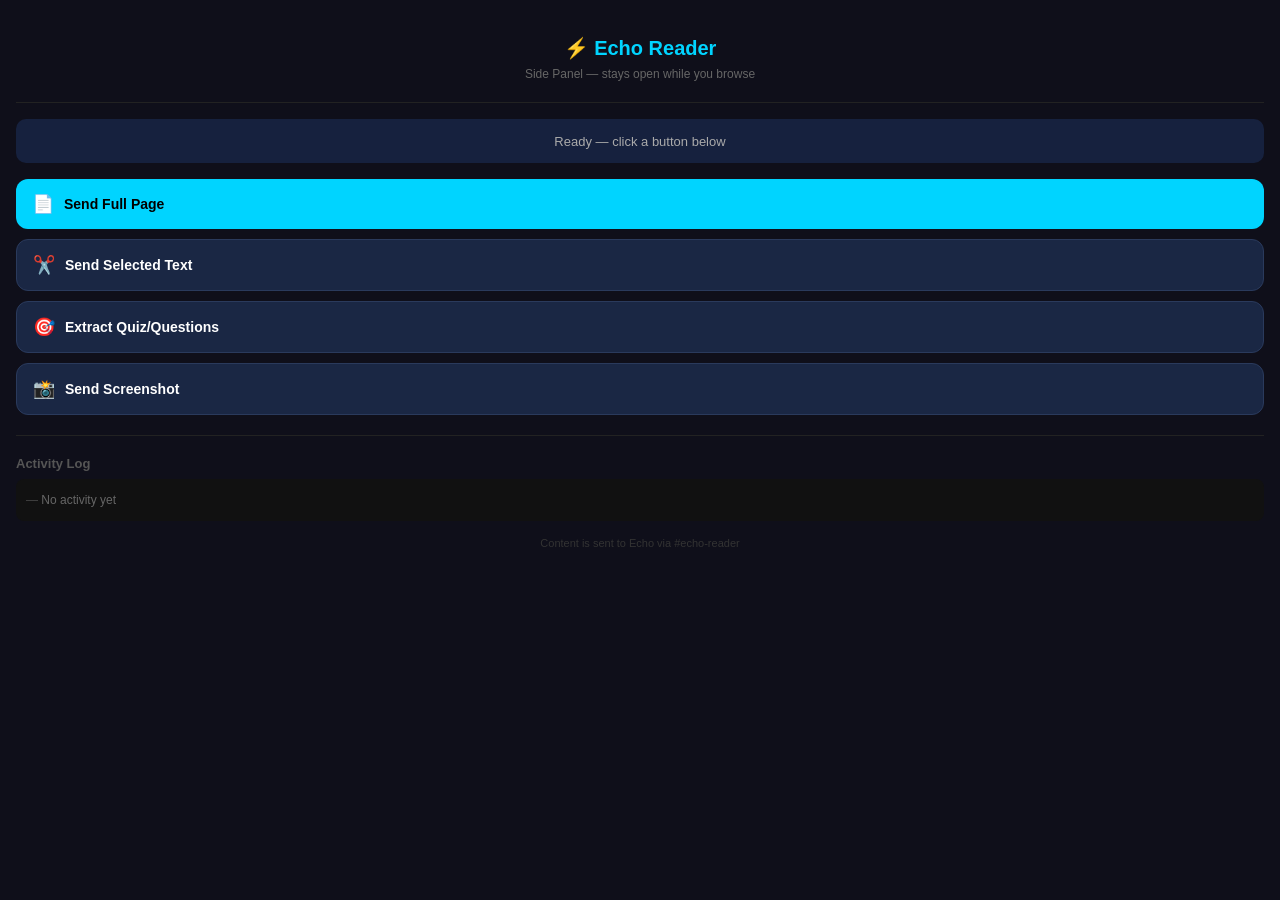
<file: echo-reader-extension/panel.html>
<!DOCTYPE html>
<html>
<head>
  <meta charset="UTF-8">
  <style>
    * { margin: 0; padding: 0; box-sizing: border-box; }
    body { 
      font-family: -apple-system, BlinkMacSystemFont, 'Segoe UI', sans-serif;
      background: #0f0f1a; 
      color: #fff; 
      padding: 16px;
      min-height: 100vh;
    }
    .header { text-align: center; padding: 20px 0; border-bottom: 1px solid #222; margin-bottom: 16px; }
    .header h1 { font-size: 20px; color: #00d4ff; margin-bottom: 4px; }
    .header span { font-size: 12px; color: #666; }
    
    .status { 
      background: #16213e; 
      border-radius: 10px; 
      padding: 12px; 
      margin-bottom: 16px;
      font-size: 13px;
      color: #aaa;
      text-align: center;
      min-height: 44px;
      display: flex;
      align-items: center;
      justify-content: center;
      transition: all 0.3s;
    }
    .status.success { color: #4ade80; background: #0a2e1a; }
    .status.error { color: #f87171; background: #2e0a0a; }
    .status.loading { color: #facc15; background: #2e2a0a; }
    
    .btn-group { display: flex; flex-direction: column; gap: 10px; }
    .btn { 
      width: 100%; 
      padding: 14px 16px; 
      border: none; 
      border-radius: 12px; 
      font-size: 14px; 
      font-weight: 600; 
      cursor: pointer; 
      transition: all 0.2s;
      display: flex;
      align-items: center;
      gap: 10px;
    }
    .btn:hover { transform: translateY(-1px); }
    .btn:active { transform: translateY(0); }
    .btn:disabled { opacity: 0.5; cursor: not-allowed; transform: none; }
    
    .btn-primary { background: #00d4ff; color: #000; }
    .btn-primary:hover { background: #00b8e6; box-shadow: 0 4px 15px rgba(0,212,255,0.3); }
    
    .btn-secondary { background: #1a2744; color: #fff; border: 1px solid #2a3a5c; }
    .btn-secondary:hover { background: #223050; border-color: #3a5a8c; }
    
    .btn-icon { font-size: 18px; }
    
    .divider { height: 1px; background: #222; margin: 20px 0; }
    
    .log { margin-top: 16px; }
    .log h3 { font-size: 13px; color: #555; margin-bottom: 8px; }
    .log-entries { 
      max-height: 200px; 
      overflow-y: auto; 
      font-size: 12px; 
      color: #666;
      background: #111;
      border-radius: 8px;
      padding: 10px;
    }
    .log-entry { padding: 4px 0; border-bottom: 1px solid #1a1a1a; }
    .log-entry:last-child { border: none; }
    .log-entry .time { color: #444; }
    .log-entry .ok { color: #4ade80; }
    .log-entry .fail { color: #f87171; }
    
    .info { font-size: 11px; color: #333; text-align: center; margin-top: 16px; }
  </style>
</head>
<body>
  <div class="header">
    <h1>⚡ Echo Reader</h1>
    <span>Side Panel — stays open while you browse</span>
  </div>
  
  <div class="status" id="status">Ready — click a button below</div>
  
  <div class="btn-group">
    <button class="btn btn-primary" id="sendFull">
      <span class="btn-icon">📄</span> Send Full Page
    </button>
    <button class="btn btn-secondary" id="sendSelected">
      <span class="btn-icon">✂️</span> Send Selected Text
    </button>
    <button class="btn btn-secondary" id="sendQuiz">
      <span class="btn-icon">🎯</span> Extract Quiz/Questions
    </button>
    <button class="btn btn-secondary" id="sendScreenshot">
      <span class="btn-icon">📸</span> Send Screenshot
    </button>
  </div>
  
  <div class="divider"></div>
  
  <div class="log">
    <h3>Activity Log</h3>
    <div class="log-entries" id="logEntries">
      <div class="log-entry"><span class="time">—</span> No activity yet</div>
    </div>
  </div>
  
  <div class="info">Content is sent to Echo via #echo-reader</div>
  
  <script src="panel.js"></script>
</body>
</html>
</file>
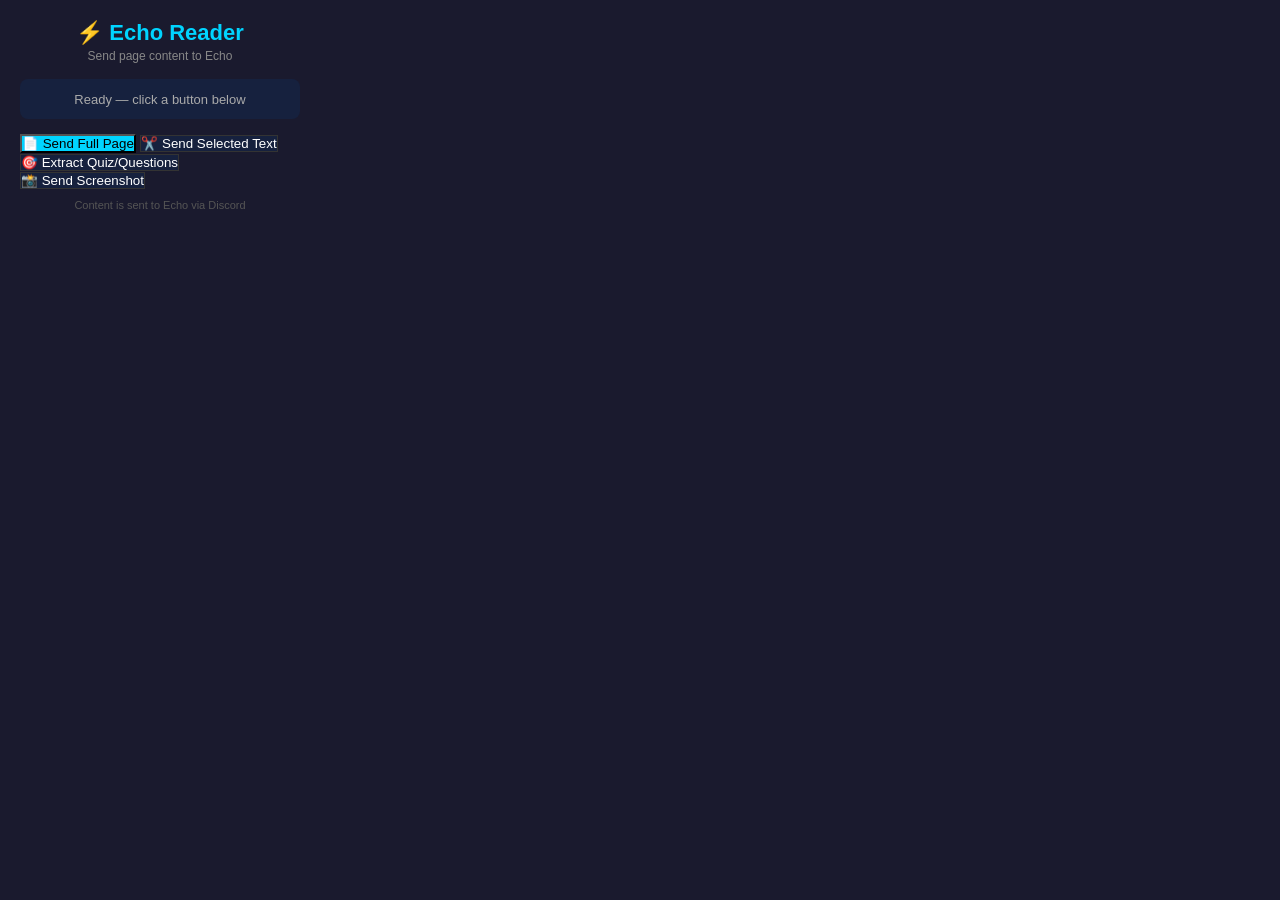
<file: echo-reader-extension/popup.html>
<!DOCTYPE html>
<html>
<head>
  <meta charset="UTF-8">
  <style>
    * { margin: 0; padding: 0; box-sizing: border-box; }
    body { 
      width: 320px; 
      font-family: -apple-system, BlinkMacSystemFont, 'Segoe UI', sans-serif;
      background: #1a1a2e; 
      color: #fff; 
      padding: 20px;
    }
    .logo { text-align: center; margin-bottom: 15px; }
    .logo h1 { font-size: 22px; color: #00d4ff; }
    .logo span { font-size: 12px; color: #888; }
    .status { 
      background: #16213e; 
      border-radius: 8px; 
      padding: 12px; 
      margin-bottom: 15px;
      font-size: 13px;
      color: #aaa;
      text-align: center;
      min-height: 40px;
      display: flex;
      align-items: center;
      justify-content: center;
    }
    .status.success { color: #4ade80; background: #0a2e1a; }
    .status.error { color: #f87171; background: #2e0a0a; }
    .status.loading { color: #facc15; }
    btn { 
      width: 100%; 
      padding: 14px; 
      border: none; 
      border-radius: 10px; 
      font-size: 15px; 
      font-weight: 600; 
      cursor: pointer; 
      margin-bottom: 10px;
      transition: all 0.2s;
    }
    .btn-primary { background: #00d4ff; color: #000; }
    .btn-primary:hover { background: #00b8e6; }
    .btn-secondary { background: #16213e; color: #fff; border: 1px solid #333; }
    .btn-secondary:hover { background: #1a2744; }
    .btn:disabled { opacity: 0.5; cursor: not-allowed; }
    .info { font-size: 11px; color: #555; text-align: center; margin-top: 10px; }
  </style>
</head>
<body>
  <div class="logo">
    <h1>⚡ Echo Reader</h1>
    <span>Send page content to Echo</span>
  </div>
  
  <div class="status" id="status">Ready — click a button below</div>
  
  <button class="btn btn-primary" id="sendFull">📄 Send Full Page</button>
  <button class="btn btn-secondary" id="sendSelected">✂️ Send Selected Text</button>
  <button class="btn btn-secondary" id="sendQuiz">🎯 Extract Quiz/Questions</button>
  <button class="btn btn-secondary" id="sendScreenshot">📸 Send Screenshot</button>
  
  <div class="info">Content is sent to Echo via Discord</div>
  
  <script src="popup.js"></script>
</body>
</html>
</file>
<file: linear-theme.css>
/* Global Base & Typography */
:root {
  --font-inter: 'Inter', -apple-system, BlinkMacSystemFont, "Segoe UI", Roboto, sans-serif;
  --bg-app: #f9fafb;       /* Gray-50 */
  --bg-sidebar: #0f172a;   /* Slate-900 */
  --border-subtle: #e2e8f0;/* Slate-200 */
  --text-primary: #0f172a; /* Slate-900 */
  --text-secondary: #64748b;/* Slate-500 */
  --accent: #6366f1;       /* Indigo-500 */
}

body {
  font-family: var(--font-inter);
  background-color: var(--bg-app);
  color: var(--text-primary);
  -webkit-font-smoothing: antialiased;
  font-size: 13px; /* High density base */
  line-height: 1.4;
  height: 100vh;
  overflow: hidden; /* App-like feel */
  display: flex;
}

/* Sidebar (Desktop) */
aside.sidebar {
  width: 240px;
  background-color: var(--bg-sidebar);
  color: #94a3b8; /* Slate-400 */
  display: flex;
  flex-direction: column;
  border-right: 1px solid #1e293b;
  flex-shrink: 0;
}

aside.sidebar .logo {
  height: 48px;
  display: flex;
  align-items: center;
  padding: 0 16px;
  color: white;
  font-weight: 600;
  font-size: 14px;
  border-bottom: 1px solid #1e293b;
}

aside.sidebar nav {
  padding: 12px 8px;
  flex: 1;
}

aside.sidebar nav a {
  display: flex;
  align-items: center;
  height: 32px;
  padding: 0 8px;
  border-radius: 4px;
  color: inherit;
  text-decoration: none;
  font-weight: 500;
  margin-bottom: 2px;
  transition: all 0.1s;
}

aside.sidebar nav a:hover {
  background-color: #1e293b;
  color: #e2e8f0;
}

aside.sidebar nav a.active {
  background-color: rgba(99, 102, 241, 0.1); /* Indigo tint */
  color: #818cf8; /* Indigo-400 */
}

/* Main Content Area */
main.app-shell {
  flex: 1;
  display: flex;
  flex-direction: column;
  background: white;
  overflow: hidden;
}

/* Toolbar */
header.toolbar {
  height: 56px;
  border-bottom: 1px solid var(--border-subtle);
  display: flex;
  align-items: center;
  padding: 0 20px;
  gap: 12px;
  background: white;
}

.search-input {
  background: #f1f5f9;
  border: 1px solid transparent;
  border-radius: 6px;
  padding: 6px 12px;
  font-size: 13px;
  width: 240px;
  color: var(--text-primary);
  transition: all 0.2s;
}

.search-input:focus {
  background: white;
  border-color: #cbd5e1;
  outline: none;
  box-shadow: 0 0 0 2px rgba(99, 102, 241, 0.1);
}

.filter-btn {
  display: flex;
  align-items: center;
  gap: 6px;
  padding: 6px 10px;
  border-radius: 6px;
  border: 1px solid #e2e8f0;
  background: white;
  color: var(--text-secondary);
  font-size: 12px;
  font-weight: 500;
  cursor: pointer;
}

.filter-btn:hover {
  background: #f8fafc;
  color: var(--text-primary);
  border-color: #cbd5e1;
}

/* Linear-Style List */
.task-list {
  flex: 1;
  overflow-y: auto;
}

.task-row {
  display: grid;
  grid-template-columns: 40px 60px 1fr 100px 120px;
  align-items: center;
  height: 44px; /* Dense 44px height */
  border-bottom: 1px solid var(--border-subtle);
  padding: 0 20px;
  font-size: 13px;
  color: var(--text-primary);
  cursor: default;
  transition: background 0.05s;
}

.task-row:hover {
  background-color: #f8fafc;
}

.task-row.selected {
  background-color: #f1f5f9;
}

/* Cells */
.col-check { display: flex; justify-content: center; }
.col-id { color: var(--text-secondary); font-variant-numeric: tabular-nums; letter-spacing: -0.5px; }
.col-title { font-weight: 500; white-space: nowrap; overflow: hidden; text-overflow: ellipsis; padding-right: 16px; }
.col-status { display: flex; align-items: center; }
.col-date { text-align: right; color: var(--text-secondary); }

/* Custom Checkbox */
input[type="checkbox"] {
  appearance: none;
  width: 16px;
  height: 16px;
  border: 1px solid #cbd5e1;
  border-radius: 4px;
  background-color: white;
  cursor: pointer;
  position: relative;
}

input[type="checkbox"]:checked {
  background-color: var(--accent);
  border-color: var(--accent);
  background-image: url("data:image/svg+xml,%3csvg viewBox='0 0 16 16' fill='white' xmlns='http://www.w3.org/2000/svg'%3e%3cpath d='M12.207 4.793a1 1 0 010 1.414l-5 5a1 1 0 01-1.414 0l-2-2a1 1 0 011.414-1.414L6.5 9.086l4.293-4.293a1 1 0 011.414 0z'/%3e%3c/svg%3e");
}

/* Status Badge (Subtle/Dot style) */
.badge {
  display: inline-flex;
  align-items: center;
  gap: 6px;
  padding: 2px 8px;
  border-radius: 99px;
  font-size: 11px;
  font-weight: 500;
  text-transform: capitalize;
}

.badge::before {
  content: '';
  width: 6px;
  height: 6px;
  border-radius: 50%;
  background-color: currentColor;
}

.badge-todo { color: #64748b; background: #f1f5f9; }
.badge-progress { color: #d97706; background: #fffbeb; }
.badge-done { color: #6366f1; background: #e0e7ff; /* Brand accent for done */ }

/* Mobile Adaptations */
@media (max-width: 768px) {
  aside.sidebar { display: none; } /* Hide sidebar */
  body { flex-direction: column; }
  
  .mobile-nav {
    display: flex;
    order: 2; /* Move to bottom */
    height: 60px;
    background: white;
    border-top: 1px solid var(--border-subtle);
    justify-content: space-around;
    align-items: center;
    padding-bottom: env(safe-area-inset-bottom);
  }

  .task-row {
    grid-template-columns: 40px 1fr auto;
    padding: 0 12px;
  }
  
  .col-id, .col-date { display: none; } /* Hide non-essential on mobile */
  .col-title { font-size: 14px; }
  
  header.toolbar {
    padding: 0 12px;
  }
  
  .search-input { width: 100%; }
}
</file>
